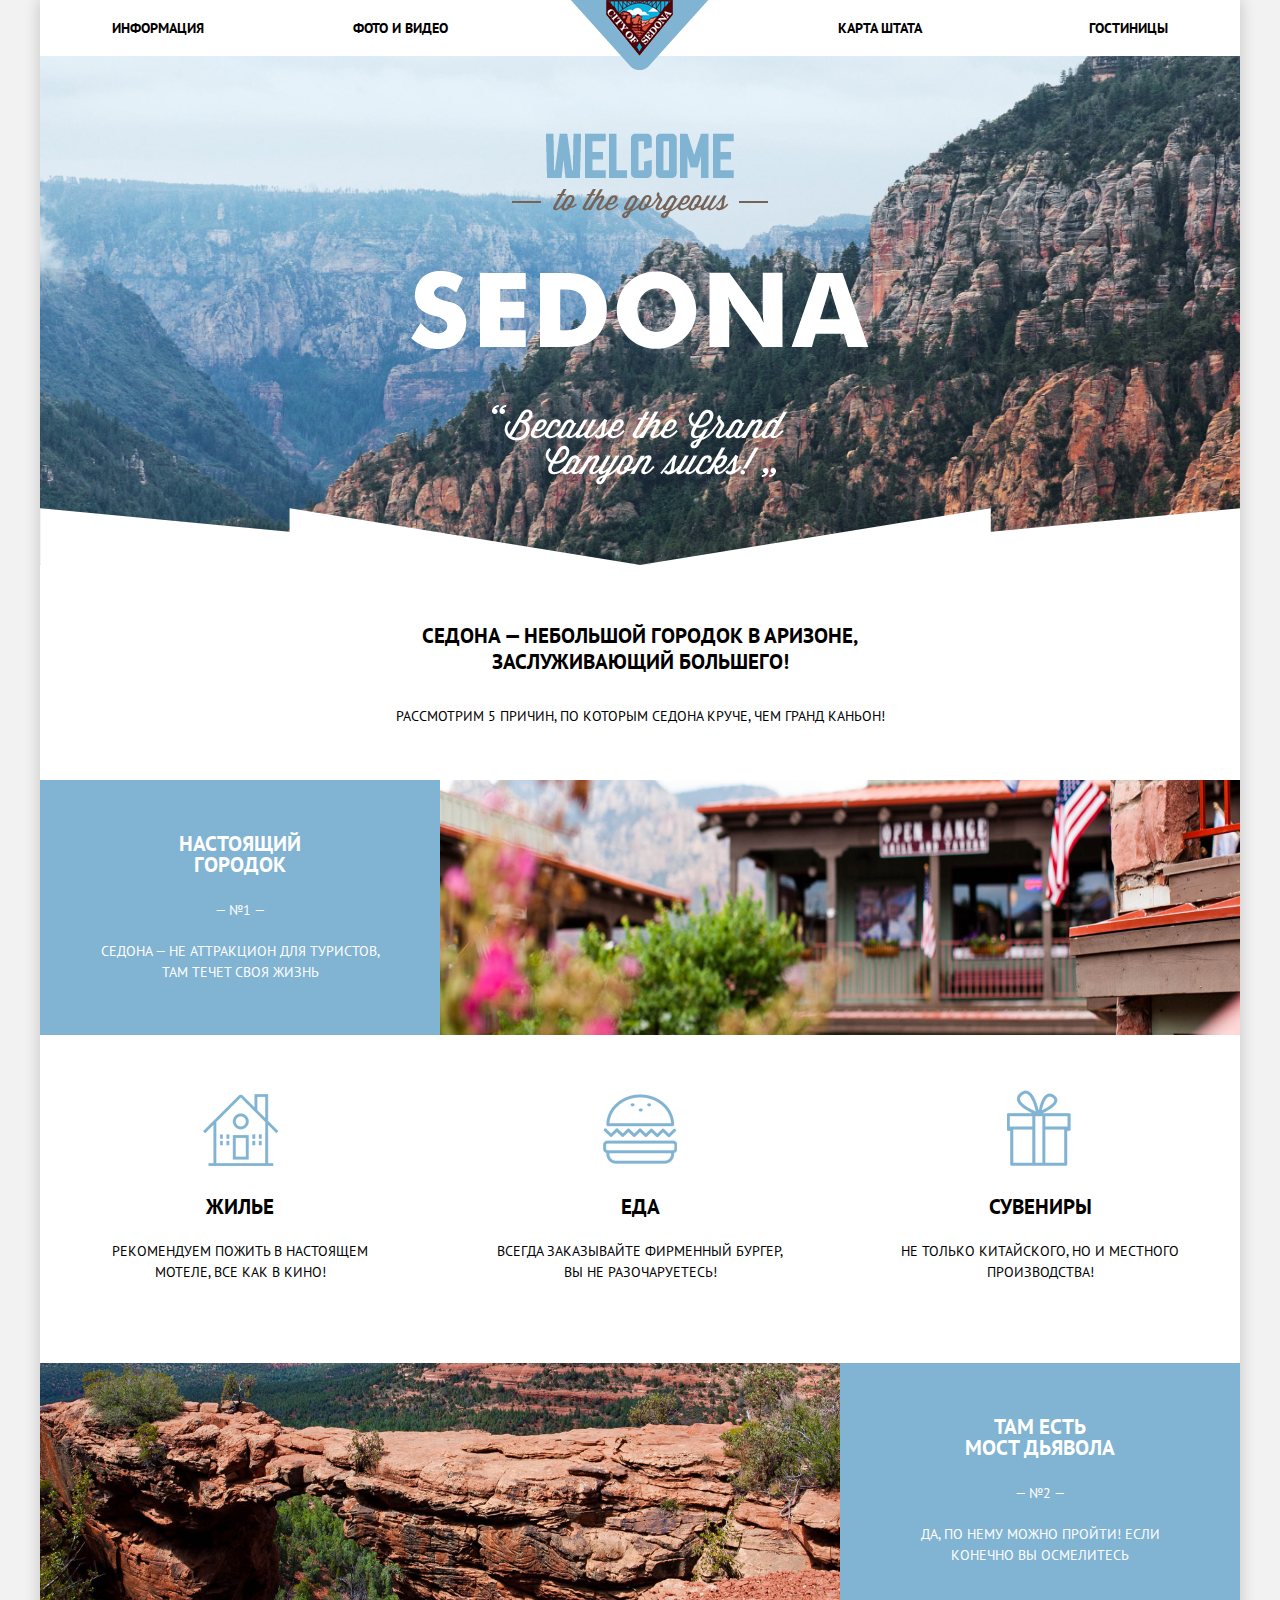
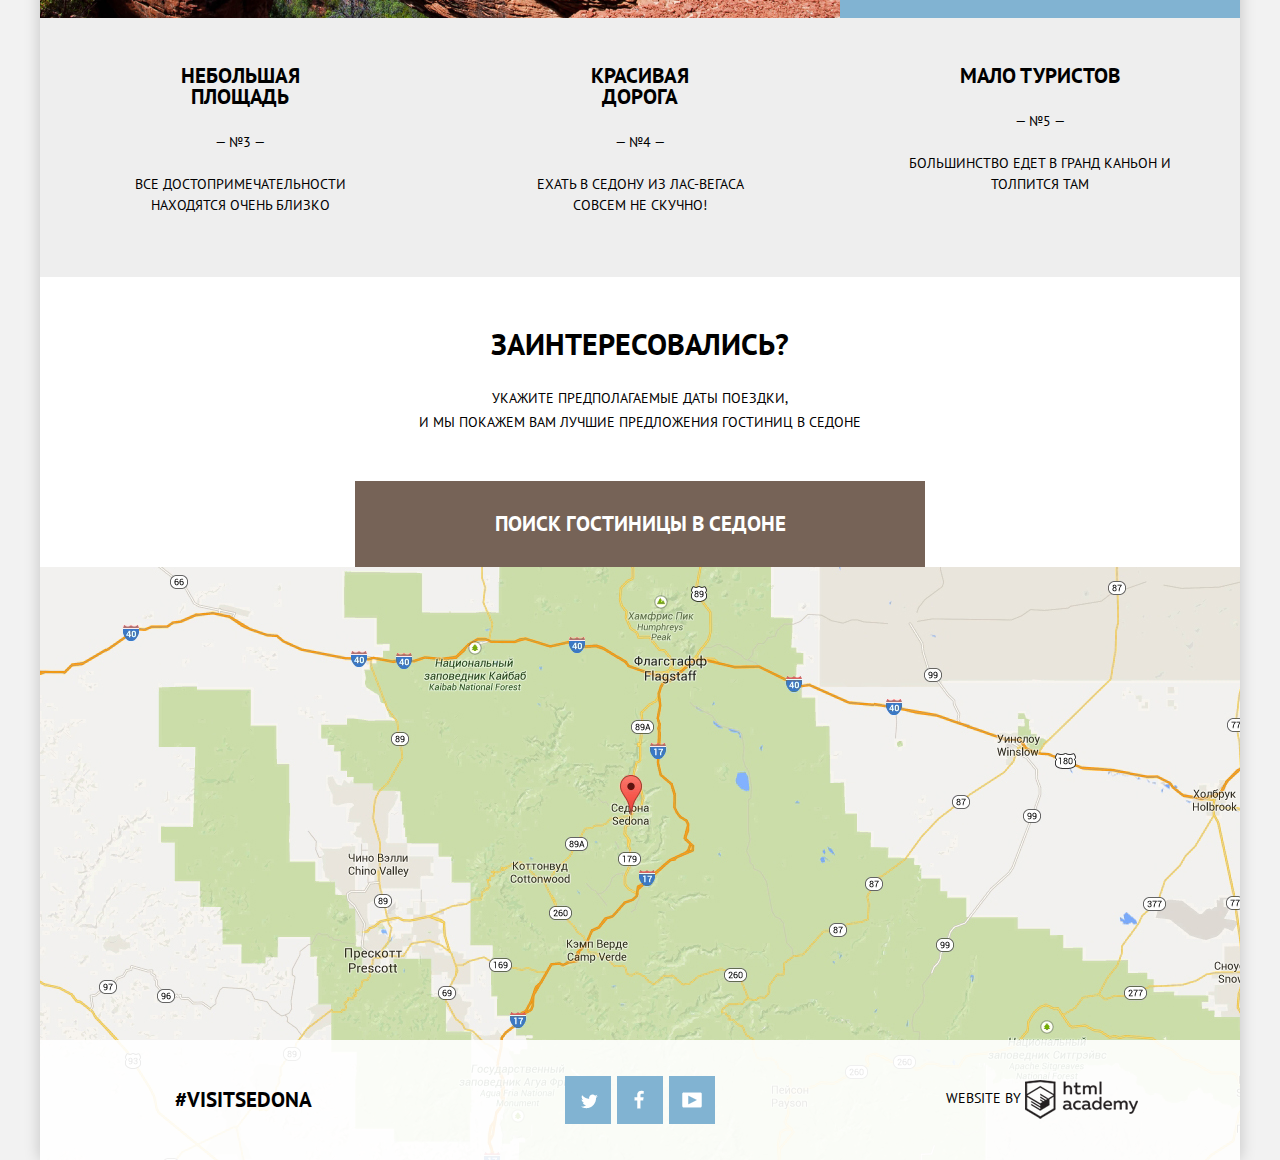
<file: index.html>
<!DOCTYPE html>
<html lang="ru">
	<head>
		<meta charset="utf-8">
		<title>Sedona</title>
		<link href="https://fonts.googleapis.com/css?family=PT+Sans:400,700&amp;subset=cyrillic" rel="stylesheet">
		<link rel="stylesheet" href="css/normalize.css"/>
		<link rel="stylesheet" href="css/style_mini.css"/>
	</head>
	<body>
		<div class="container">
			<header class="main_header">
				<div class="main_logo">
					<a href="index.html"><img src="img/header_logo.png" width="138" height="70" alt="Sedona"></a>
				</div>
				<nav class="main_navigation">
					<ul>
						<li>
							<a href="#">Информация</a>
						</li>
						<li>
							<a href="#">Фото и видео</a>
						</li>
						<li>
							<a href="#">Карта штата</a>
						</li>
						<li>
							<a href="hotels.html">Гостиницы</a>
						</li>
					</ul>
				</nav>
			  
			</header>
			<main>
				<div class="promo">
					<img src="img/welcome_sedona.png" width="458" height="352" alt="WelcomeToSedona">
				</div>
				<div class="promo_text">			
					<h1 class="index_title">Седона &mdash; небольшой городок в Аризоне, заслуживающий большего!</h1>
					<p>Рассмотрим 5 причин, по которым Седона круче, чем Гранд Каньон!</p>
				</div>
				<div class="features clearfix">
					<div class="features_text">
						<h2>Настоящий городок</h2>
						<span>&mdash; №1 &mdash;</span>
						<p>Седона &mdash; не аттракцион для туристов, там течет своя жизнь</p>
					</div>
					<div class="features_pic ">
						<img src="img/village-1.jpg" width="800" height="255" alt="">
					</div>
				</div>
				<div class="benefits clearfix">
					<div class="benefits_item ">
						<h2 class="benefits_house">Жилье</h2>
						<p>Рекомендуем пожить в настоящем мотеле, все как в кино!</p>
					</div>
					<div class="benefits_item ">
						<h2 class="benefits_food">Еда</h2>
						<p>Всегда заказывайте фирменный бургер, Вы не разочаруетесь!</p>
					</div>
					<div class="benefits_item ">
						<h2 class="benefits_souvenir">Сувениры</h2>
						<p>Не только китайского, но и местного производства!</p>
					</div>
				</div>
				<div class="features clearfix">
					<div class="features_pic">
						<img src="img/devils_bridge-1.jpg" width="800" height="255" alt="">
					</div>
					<div class="features_text">
						<h2>Там есть<br>Мост дьявола</h2>
						<span>&mdash; №2 &mdash;</span>
						<p>Да, по нему можно пройти! Если конечно вы осмелитесь</p>
					</div>
				</div>
				<div class="features_gray_bgr clearfix">
					<div class="features_gray_bgr_text">
						<h2>Небольшая площадь</h2>
						<span>&mdash; №3 &mdash;</span>
						<p>Все достопримечательности находятся очень близко</p>
					</div>
					<div class="features_gray_bgr_text">
						<h2>Красивая дорога</h2>
						<span>&mdash; №4 &mdash;</span>
						<p>Ехать в Седону из Лас-Вегаса совсем не скучно!</p>
					</div>
					<div class="features_gray_bgr_text">
						<h2>Мало туристов</h2>
						<span>&mdash; №5 &mdash;</span>
						<p>Большинство едет в гранд каньон и толпится там</p>
					</div>
				</div>
				<div class="offer">
					<b class="offer_title">Заинтересовались?</b>
					<p>Укажите предполагаемые даты поездки,<br>и мы покажем вам лучшие предложения гостиниц в седоне</p>
					<a class="find_hotel_btn" href="search.html">Поиск гостиницы в Седоне</a>
				</div>
			</main>
			<footer class="main_footer">
				
				<form class="form_search" action="https://echo.htmlacademy.ru" method="post">
					<div class="form_search_row clearfix">
						<div class="form_search_column_left form_search_lable">
							<label for="date_arrive">Дата заезда:</label>
						</div>					
						<div class="form_search_column_right ">
							<input id="date_arrive" type="text" value="24 апреля 2016" required>
							<i class="calendar"></i>
						</div>
					</div>
					<div class="form_search_row clearfix">
						<div class="form_search_column_left form_search_lable">
							<label for="date_departure">Дата выезда:</label>						
						</div>					
						<div class="form_search_column_right">
							<input id="date_departure" type="text" value="4 июля 2016" required>
							<i class="calendar"></i>
						</div>
					</div>
					<div class="form_search_row clearfix">
						<div class="form_search_column_left">
							<div class="form_search_lable">
								<label for="number_adults">Взрослые:</label>						
							</div>							
						</div>
						<div class="form_search_column_right">
							<div class="form_search_input_number ">
								<i class="icon_minus"></i>
								<input id="number_adults" type="text" value="2" size="2" required>
								<i class="icon_plus"></i>
							</div>	
							<label for="number_kids">Дети:</label>									
							<div class="form_search_input_number ">
								<i class="icon_minus"></i>
								<input id="number_kids" type="text" value="0" size="2" required>
								<i class="icon_plus"></i>
							</div>						
						</div>
					</div>
					<button class="form_search_btn" type="submit">
						Найти
					</button>
				</form>
				<div class="map">
					<script type="text/javascript" charset="utf-8" async src="https://api-maps.yandex.ru/services/constructor/1.0/js/?sid=qT9XTo6_v4DscgoC2smgYJFW565-TXdl&amp;width=100%25&amp;height=590&amp;lang=ru_RU&amp;sourceType=constructor&amp;scroll=true"></script>
				</div>
				<div class="footer_info">
					<div class="main_footer_sedona">
						#VisitSedona	
					</div>
					<div class="main_footer_social">
						<a class="btn btn_social_tw" href="#">Вконтакте</a>
						<a class="btn btn_social_fb" href="#">Фейсбук</a>
						<a class="btn btn_social_youtube" href="#">Ютуб</a>
					</div>
					<div class="main_footer_copyright">
						Website by
						<a class="btn_html_academy " href="https://htmlacademy.ru">HTML Academy</a>
					</div>
				</div>
			</footer>		
		</div>

		<script src="js/script_mini.js"></script>
	</body>
</html>
</file>
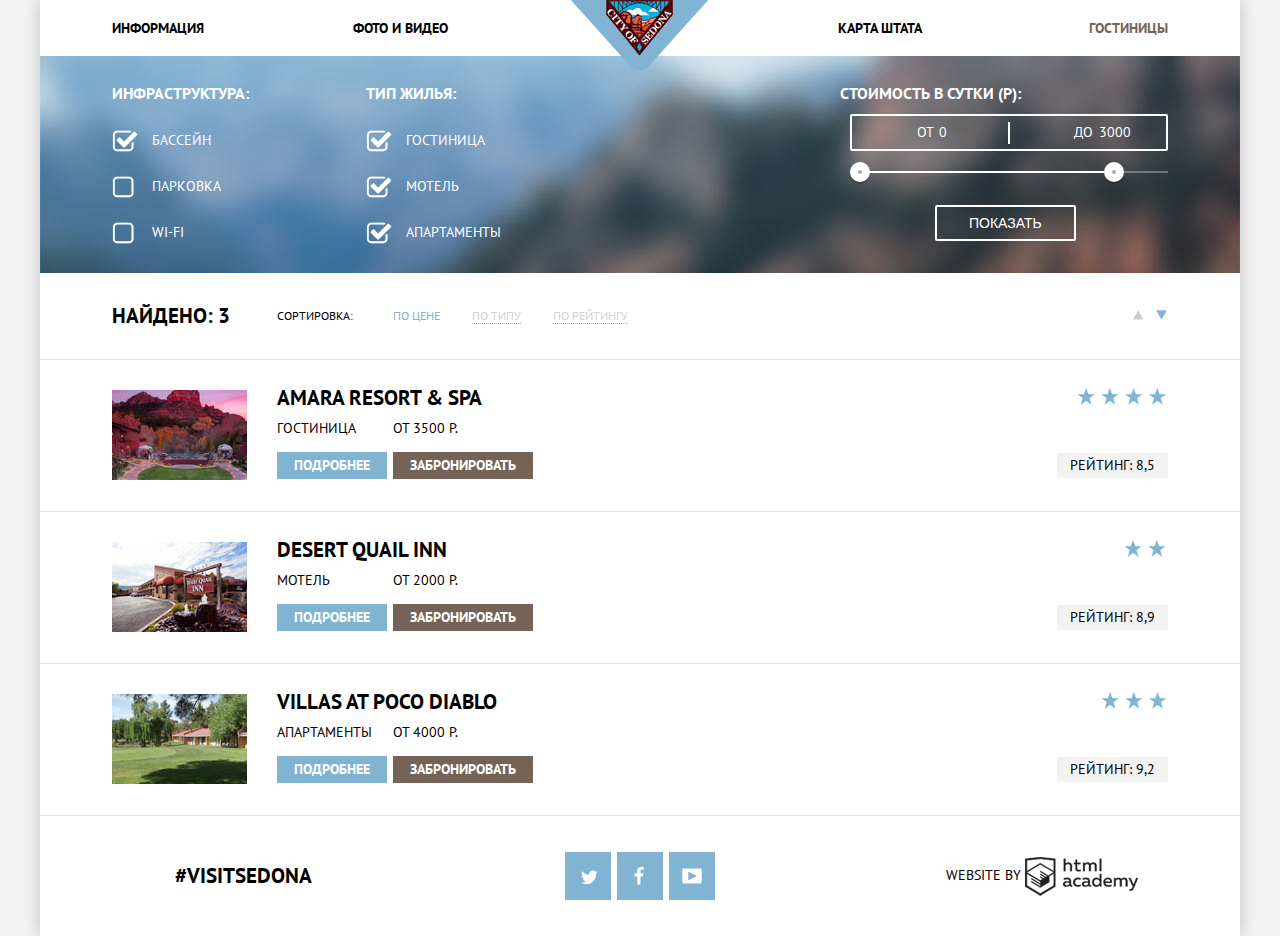
<file: hotels.html>
<!DOCTYPE html>
<html lang="ru">
	<head>
		<meta charset="utf-8">
		<title>Hotels Sedona</title>
		<link href="https://fonts.googleapis.com/css?family=PT+Sans:400,700&amp;subset=cyrillic" rel="stylesheet">
		<link rel="stylesheet" href="css/normalize.css"/>
		<link rel="stylesheet" href="css/style.css"/>
	</head>
	<body>
		<div class="container">
			<header class="main_header">
				<div class="main_logo">
					<a href="index.html"><img src="img/header_logo.png" width="138" height="70" alt="Sedona"></a>
				</div>
				<nav class="main_navigation">
					<ul>
						<li>
							<a href="#">Информация</a>
						</li>
						<li>
							<a href="#">Фото и видео</a>
						</li>
						<li>
							<a href="#">Карта штата</a>
						</li>
						<li>
							<a class="nav_active" href="">Гостиницы</a>
						</li>
					</ul>
				</nav>
		  
			</header>
			<main>
				<form class="filter clearfix" action="https://echo.htmlacademy.ru" method="post">
					<div class="filter_group">
						<b class="filter_title">Инфраструктура:</b>
						<input id="pool" type="checkbox" name="pool" checked>
						<label class="checked" for="pool">Бассейн</label>
						<input id="parking" type="checkbox" name="parking">
						<label  for="parking">Парковка</label>
						<input id="wi_fi" type="checkbox" name="wi_fi" >
						<label  for="wi_fi">Wi-Fi</label>
					</div>
					<div class="filter_group">
						<b class="filter_title">Тип жилья:</b>
						<input id="hotel" type="checkbox" name="hotel" checked>
						<label class="checked" for="hotel">Гостиница</label>
						<input id="motel" type="checkbox" name="motel" checked>
						<label class="checked" for="motel">Мотель</label>
						<input id="apartment" type="checkbox" name="apartment" checked>
						<label class="checked" for="apartment">Апартаменты</label>
					</div>
					<div class="filter_range">
						<div class="filter_range_title">
							Стоимость в сутки (р):
						</div>
						<div class="price_controls">
							<label class="min_price">от <input type="text" name="min_price" value="0"></label>
							<label class="max_price">до <input type="text" name="max_price" value="3000"></label>
						</div>
						<div class="range_controls">
							<div class="scale">
							  <div class="bar"></div>
							</div>
							<div class="range_toggle range_toggle_min"></div>
							<div class="range_toggle range_toggle_max"></div>
						</div>
						<button class="btn_transparent" type="submit">Показать</button>
					</div>
				</form>
				<div class="hotel_sorting ">
					<h1>Найдено: 3</h1>
					<span class="sorting">
						Сортировка:
					</span>
					<ul>
						<li><a class="sort_by sort_active" href="">По цене</a></li>
						<li><a class="sort_by" href="">По типу</a></li>
						<li><a class="sort_by" href="">По рейтингу</a></li>
						<li><a class="sorting_arrows arrow_up" href=""></a></li>
						<li><a class="sorting_arrows active_arrow_down " href=""></a></li>
					</ul>
				</div>
				<div class="hotel_item clearfix">
					<div class="hotel_preview"><img src="img/amara_preview.jpg" width="135" height="90" alt="Amara Resort & Spa"></div>
					<div class="hotel_inform clearfix">
						<a class="hotel_name" href="#">Amara Resort & Spa</a>
						<div class="hotel_inform_column">
							Гостиница
							<a class="more_inform_btn" href="#">Подробнее</a>
						</div>
						<div class="hotel_inform_column">
							от 3500 р.
							<a class="book_btn" href="#">Забронировать</a>
						</div>
					</div>
					<div class="rating_amara">
						<div class="rating ">						
							Рейтинг: 8,5
						</div>
					</div>					
				</div>
				<div class="hotel_item clearfix">
					<div class="hotel_preview"><img src="img/desert_preview.jpg" width="135" height="90" alt="Amara Resort & Spa"></div>
						<div class="hotel_inform clearfix">
							<a class="hotel_name" href="#">Desert Quail Inn</a>
							<div class="hotel_inform_column">
								Мотель
								<a class="more_inform_btn" href="#">Подробнее</a>
							</div>
							<div class="hotel_inform_column">
								от 2000 р.
								<a class="book_btn" href="#">Забронировать</a>
							</div>
						</div>
						<div class="rating_desert">
							<div class="rating ">
								Рейтинг: 8,9
							</div>
						</div>					
				</div>
				<div class="hotel_item clearfix">
					<div class="hotel_preview"><img src="img/villas_preview.jpg" width="135" height="90" alt="Amara Resort & Spa"></div>
					<div class="hotel_inform clearfix">
						<a class="hotel_name" href="#">Villas at Poco Diablo</a>
						<div class="hotel_inform_column">
							Апартаменты
							<a class="more_inform_btn" href="#">Подробнее</a>
						</div>
						<div class="hotel_inform_column">
							от 4000 р.
							<a class="book_btn" href="#">Забронировать</a>
						</div>
					</div>
					<div class="rating_villas">
						<div class="rating ">
							Рейтинг: 9,2
						</div>
					</div>					
				</div>			
			</main>
			<footer>
				<div class="footer_info">
					<div class="main_footer_sedona">
						#VisitSedona	
					</div>
					<div class="main_footer_social">
						<a class="btn btn_social_tw" href="#">Вконтакте</a>
						<a class="btn btn_social_fb" href="#">Фейсбук</a>
						<a class="btn btn_social_youtube" href="#">Ютуб</a>
					</div>
					<div class="main_footer_copyright">
						Website by
						<a class="btn_html_academy " href="https://htmlacademy.ru">HTML Academy</a>
					</div>
				</div>
			</footer>
		</div>

	</body>
</html>
</file>
<file: css/style_mini.css>
body{margin: 0;padding: 0;font-family: "PT Sans", Arial, sans-serif;font-weight: normal;font-size: 14px;line-height: 21px;background: #f2f2f2;	}a{text-decoration: none;color: #000;}html { box-sizing: border-box; }.container h1{font-weight: bold;font-size: 21px;line-height: 26px;}.container h2{font-weight: bold;font-size: 21px;}.clearfix::after {content: "";display: table;clear: both;}.container{margin: 0 auto;min-width: 768px;max-width: 1200px;background: #ffffff;box-shadow: 0 0 15px rgba(0,0,0,.2);}/*//////////////////////////////////////*//*HEADER NAV*//*/////////////////////////////////////*/.main_navigation {padding: 0 6%;}.main_navigation ul{margin: 0;padding: 0;font-size:0;}.main_navigation li{display: inline-block;vertical-align: middle;width: 20%;padding: 15px 0;white-space: nowrap;font-size: 14px;line-height: 26px;font-weight: bold;text-transform: uppercase;text-align: center;}.main_navigation li:nth-child(1),.main_navigation li:nth-child(2){text-align: left;}.main_navigation li:nth-child(3),.main_navigation li:nth-child(4){text-align: right;}.main_navigation li:nth-child(2){margin: 0 0 0 30px;}.main_navigation li:nth-child(3){margin: 0 35px 0 -65px;}.main_navigation a{color: #000000;}.main_navigation a:hover{color: #81b3d2;}.main_navigation a:active{color: #000;opacity: 0.3;}.main_navigation li:nth-child(2){margin-right: 20%;	}.main_logo{position: absolute;top: 0;left: 50%;transform: translateX(-50%);z-index: 2;}.main_navigation .nav_active{color: #766357;}.main_navigation .nav_active:hover{color: #604e43;}.main_navigation .nav_active:active{color: #604e43;opacity: 0.3;}/*//////////////////////////////////////*//*INDEX PROMO*//*/////////////////////////////////////*/.promo{position: relative;background: #e4f1f9 url("../img/main_photo.jpg") no-repeat 50%;	height: 509px;    background-size: cover;background-position: 0 28.5%;}.promo:after{content: "";    display: block;	position: absolute;bottom: 0;    background: url("../img/main_photo_mask.png") no-repeat center;  width: 100%;    height: 57px;}.promo img{	/*position: absolute;top: 77px;left: 50%;transform: translateX(-50%);*/display: block;margin: auto;padding: 77px 0 151px;}.promo_text{text-align: center;text-transform: uppercase;box-sizing: border-box;overflow: hidden;}.promo_text h1{margin: 58px 300px 0;}.promo_text p{margin: 29px auto 52px;font-size: 14px;line-height: 24px;}/*//////////////////////////////////////*//*INDEX INFORMATION CONTENT*//*/////////////////////////////////////*/.features{height: 255px;background-color: #81b3d2;}.features_text{float: left;width: 33.3334%;color: #ffffff;text-align: center;text-transform: uppercase;background-color: #81b3d2;	}.features_text h2{padding: 53px 30% 25px;margin: 0;}.features_text p{	 /*padding: 0 50px;margin: 27px;*/margin: 0;padding: 20px 49px 52px;text-align: center;}.features_pic{float: left;width: 66.667%;height: 255px;}.benefits{padding-bottom: 60px;}.benefits_item{float: left;width: 33.3334%;text-align: center;text-transform: uppercase;}.benefits_item h2{/*padding: 50px 160px 0;*/padding-top: 38px;}.benefits_item p{padding: 6px 55px;}.benefits_house:before{content: "";    display: block;margin: 0 auto 30px;width: 75px;    height: 76px;vertical-align: top;    background: url("../img/spritesheet.png") no-repeat;        background-position: -681px -6px;}.benefits_food:before{content: "";    display: block;margin: 0 auto 30px;	    width: 74px;    height: 76px;vertical-align: middle;    background: url("../img/spritesheet.png") no-repeat;    background-position: -587px -6px;}.benefits_souvenir:before{content: "";    display: block;margin: 0 auto 30px;	    width: 75px;    height: 76px;    background: url("../img/spritesheet.png") no-repeat;    background-position: -1280px -10px;}.features_gray_bgr{background-color: #eeeeee;}.features_gray_bgr_text{float: left;width: 33.3334%;color: #000000;text-align: center;text-transform: uppercase;padding-bottom: 40px;}.features_gray_bgr_text h2{padding: 30px 30% 7px;}.features_gray_bgr_text p{padding: 7px 69px;}/*//////////////////////////////////////*//*OFFER*//*/////////////////////////////////////*/.offer{	padding-top: 55px;text-align: center;text-transform: uppercase;box-sizing: border-box;}.offer .offer_title{margin-top: 60px;font-weight: bold;font-size: 30px;line-height: 24px;}.offer p{margin: 25px auto 47px;font-size: 14px;line-height: 24px;}.find_hotel_btn{display: block;background: #766357;color: #ffffff;margin: 0 auto;padding: 30px ;width: 570px;text-align: center;font-weight: bold;font-size: 21px;line-height: 26px;box-sizing: border-box;}/*/////////////////////*//*//////FORM_SEARCH////*//*/////////////////////*//* Всплывающая форма */@-webkit-keyframes scale{ from{ 	-webkit-transform: translate(-50%, 0) scale(0); 	transform: translate(-50%, 0) scale(0); } to{ 	-webkit-transform: translate(-50%, 0) scale(1); 	transform: translate(-50%, 0) scale(1); } } @keyframes scale{ from{ 	-webkit-transform: translate(-50%, 0) scale(0); 	transform: translate(-50%, 0) scale(0); } to{ 	-webkit-transform: translate(-50%, 0) scale(1); 	transform: translate(-50%, 0) scale(1); } } .form_search{position: absolute;display: none;    width: 570px;    left: 50%;    padding: 55px 55px;    background: #ffffff;    box-shadow: 0 0 15px rgba(0,0,0,.2);    text-transform: uppercase;    z-index: 4;    -webkit-transform: translate(-285px);    -moz-transform: translate(-285px);    transform: translate(-285px);    box-sizing: border-box;}.form_search_show{display: block;animation: scale 0.5s;}.form_search_row{margin-bottom: 30px;font-weight: bold;font-size: 14px;line-height: 26px;}.form_search_column_left{float: left;}.form_search_column_right{position: relative;float: left;width: 347px;}.form_search_lable{width: 100px;margin: 5px 11px 0 2px;}.form_search input{position: relative;float: left;padding: 10px 0 10px 15px;width: 330px;text-transform: uppercase;background-color: #f2f2f2;border: 1px solid #f2f2f2;outline: none;}.form_search input [type="text"]{text-transform: uppercase;font-weight: bold;font-size: 14px;line-height: 26px;}.form_search input:hover{background-color: #ebebeb;border: 1px solid #ebebeb;}.form_search input:focus{background-color: #fff;border: 1px solid #e5e5e5;}.calendar{position: absolute;width: 21px;    height: 22px;	top: 8px;right: 8px;    background: url("../img/spritesheet.png") no-repeat ;    background-position: -196px -10px;}.calendar:hover{    background-position: -278px -10px;}.calendar:active{    background-position: -237px -10px;}.form_search_input_number{display: inline-block;vertical-align: middle;position: relative;}.form_search_input_number input{width: 112px;padding: 10px 0;text-align: center; text-transform: uppercase;}.form_search_column_right label{margin-left: 50px;margin-right: 23px;}.icon_minus{	position: absolute;    width: 12px;    height: 3px;top: 18px;left: 15px;    background: url("../img/spritesheet.png") no-repeat ;    background-position: -10px -106px;z-index: 1;}.icon_minus:hover{	    background-position: -74px -106px;}.icon_minus:active{	    background-position: -42px -106px;} .icon_plus{	position: absolute;top: 14px;right: 13px;    width: 11px;    height: 11px;    background: url("../img/spritesheet.png") no-repeat ;    background-position: -106px -106px;} .icon_plus:hover{	    background-position: -168px -106px;} .icon_plus:active{	    background-position: -137px -106px;}.form_search_btn{display: block;background: #81b3d2;color: #fff;padding: 16px 0;width: 458px;margin-top: 53px;text-align: center;font-weight: bold;font-size: 21px;line-height: 26px;text-transform: uppercase;box-sizing: border-box;border: none;}.form_search_btn:hover{background: #669ec0;}.form_search_btn:active{color: rgba(255,255,255,0.3);}.index_map{	position: relative;background: #cbdda9 url("../img/map.jpg") no-repeat 50%;height: 590px;}/*//////////////////////////////////////*//*FOOTER*//*/////////////////////////////////////*/.main_footer{  position: relative;height: 593px;}.map{background: #cbdda9 url("../img/map.jpg") no-repeat;height: 100%;width: 100%;	}.footer_info{padding: 36px 6%;width: 100%;text-transform: uppercase;	font-size: 0;box-sizing: border-box;    background: rgba(255, 255, 255, 0.9);}.main_footer .footer_info{position: absolute;          z-index: 2;    bottom: 0;}.main_footer_sedona,.main_footer_social, .main_footer_copyright{display: inline-block;vertical-align: middle;width: 33.334%;text-align: center;}.main_footer_sedona{	font-weight: bold;font-size: 21px;line-height: 26px;margin: 0 45px 0 -45px;}.btn{display: inline-block;position: relative;margin: 0 3px;font-size: 0;width: 46px;height: 48px;vertical-align: middle;text-decoration: none;background: #81b3d2;}.btn:before{position:absolute;content: "";top: 50%;left: 50%;width: 46px;height: 46px;-webkit-transform: translate(-50%,-50%);-moz-transform: translate(-50%,-50%);transform: translate(-50%,-50%);background:   url("../img/spritesheet.png") no-repeat center;}.btn:hover{background-color: #669ec0;}.btn:active{background-color: #5496bd;}.btn:active:before{opacity: 0.3;}.btn_social_fb{    background-position: -540px 3px;}.btn_social_fb:before{    background-position: -540px 3px;}.btn_social_youtube{    background-position: -1477px 5px;}.btn_social_youtube:before{    background-position: -1477px 5px;}.btn_social_tw:before{    background-position: -1352px 7px;}.btn_social_tw{    background-position: -1352px 7px;}.main_footer_copyright{font-size: 14px;line-height: 26px;margin: 0 -60px 0 50px;}.btn_html_academy{display: inline-block;position: relative;font-size: 0;vertical-align: middle;text-decoration: none;    width: 113px;    height: 39px;	background:  url("../img/spritesheet.png") no-repeat center;    background-position: -776px -10px;}.btn_html_academy:hover{    background-position: -1042px -10px;}.btn_html_academy:active{    background-position: -909px -10px;}/*//////////////////////////////////////*//*FILTER HOTELS*//*/////////////////////////////////////*/.filter{padding: 27px 6% 30px;background: #40759f url("../img/filter_background.jpg") no-repeat;color: #ffffff;}.filter_group{display: block;float: left;min-width: 210px;max-width: 240px;margin-right: 44px;text-transform: uppercase;box-sizing: border-box;}.filter_group input{display: none;}.filter_group label{position: relative;display: block;/*padding-top: 25px;padding-left: 40px;*/margin: 25px 40px 0;}.filter_group input + label:before{position: absolute;top: 0;left: -40px;content: "";width: 27px;height: 27px;background: url("../img/checkbox.png") no-repeat left;background-position: 0 0;}.filter_group input:checked + label:before{position: absolute;top: 0;left: -40px;content: "";width: 27px;height: 27px;background: url("../img/checked.png") no-repeat left;background-position: 0 0;}.filter_group input:checked:disabled + label:before{position: absolute;top: 0;left: -40px;content: "";width: 27px;height: 27px;background: url("../img/checked_disabled.png") no-repeat left;background-position: 0 0;}.filter_group input:disabled + label:before{position: absolute;top: 0;left: -40px;content: "";width: 27px;height: 27px;background: url("../img/checkbox_disabled.png") no-repeat left;background-position: 0 0;}.filter_title{font-size: 16px;}.filter_group input{background: url("../img/checked.png") no-repeat left;width: 22px;    height: 22px;    background-position: -411px -10px;}.filter_range {float: right;max-width: 328;min-width: 224px;color: #ffffff;text-transform: uppercase;}.filter_range_title {margin: 0 0 10px -10px;font-weight: bold;font-size: 16px;line-height: 21px;}.price_controls {position: relative;  height: 33px;margin-bottom: 20px;font-size: 0;border: 2px solid #ffffff;border-radius: 2px;}.price_controls::after {content: "";position: absolute;top: 50%;left: 50%;width: 2px;height: 22px;background: #ffffff;-webkit-transform: translate(-50%, -50%);-moz-transform: translate(-50%, -50%);transform: translate(-50%, -50%);}.price_controls label {display: inline-block;font-size: 14px;line-height: 21px;vertical-align: top;cursor: pointer;}.price_controls .min_price,.price_controls .max_price {width: 92px;padding-left: 65px;}.price_controls input {width: 50px;margin: 0;color: inherit;font: inherit;outline-style: none;background: none;border: none;}.range_controls {position: relative;margin-bottom: 32px;}.range_controls .scale {height: 2px;background: rgba(255, 255, 255, 0.3);}.range_controls .bar {width: 80%;height: 2px;background: #ffffff;}.range_toggle {position: absolute;top: -9px;width: 4px;height: 4px;background: #ababab;border: 8px solid #ffffff;border-radius: 50%;box-shadow: 0 2px 1px 0 rgba(0, 1, 1, 0.2);cursor: pointer;}.range_toggle:hover {background: #1c4f80;}.range_toggle_min {left: 0;}.range_toggle_max {left: 80%;}.btn_transparent {display: block;margin: 0 85px;padding: 6px 32px;font-size: 14px;line-height: 20px;color: #ffffff;text-transform: uppercase;background: transparent;border: 2px solid #ffffff;border-radius: 2px;cursor: pointer;}.btn_transparent:hover {color: #000000;background: #ffffff;}/*.////////////////////*//*Sorting/////////////*//*///////////////////*/.hotel_sorting{font-size: 0;padding: 16px 6% 16px; text-transform: uppercase;border-bottom: 1px solid #e5e5e5;box-sizing: border-box;}.hotel_sorting h1{display: inline-block;vertical-align: middle;}.sorting{	display: inline-block;font-size: 12px;line-height: 18px;padding-left: 47px;vertical-align: middle;}.hotel_sorting ul{display: inline-block;vertical-align: middle;margin: 0;font-size:0;}.hotel_sorting li{display: inline-block;vertical-align: middle;padding-right: 32px;font-size: 12px;line-height: 18px;}.hotel_sorting li:nth-child(4){padding-left: 473px;padding-right: 13px;}.hotel_sorting li:nth-child(5){padding-right: 0;}.sort_by{color: #d1d1d1;border-bottom: 1px dotted #81b3d2;}.sort_active{color: #81b3d2;border: 0;}.sort_by:hover{color: #81b3d2;}.sort_by:active{color: #000;border: 0;}.sorting_arrows{	display: inline-block;    width: 10px;    height: 10px;    background: url("../img/spritesheet.png") no-repeat;}.arrow_up{	    background-position: -165px -10px;}.arrow_up:hover{    background-position: -134px -10px;}.arrow_up:active,.active_arrow_up{    background-position: -41px -10px;}.arrow_down{	    background-position: -72px -10px;}.arrow_down:hover{    background-position: -103px -10px;}.arrow_down:active,.active_arrow_down{    background-position: -10px -10px;}/*///////////////////*//*////HOTELS/////////*//*///////////////////*/.hotel_item{padding: 0 6%;border-bottom: 1px solid #e5e5e5;text-transform: uppercase;}.hotel_preview{float: left;margin: 30px 0 25px;}.hotel_inform{float: left;margin-left: 30px;margin-top: 25px;}.hotel_inform_column{float: left;margin-top: 7px;}.more_inform_btn,.book_btn{display: block;padding: 3px 17px;margin-top: 13px;margin-right: 6px;color: #fff;font-weight: bold;}.more_inform_btn{background-color: #81b3d2;}.more_inform_btn:hover{background-color: #669ec0;}.more_inform_btn:active{color: rgba(255,255,255,0.3);}.book_btn{background-color: #766357;}.book_btn:hover{background-color: #604e43;}.book_btn:active{color: rgba(255,255,255,0.3);}.rating{padding: 2px 13px;background-color: #f2f2f2;}.rating_amara,.rating_villas,.rating_desert{float: right;padding-top: 93px;}.rating_amara{	background: url("../img/amara_rating.png") no-repeat;    background-position: 20px 28px;}.rating_desert{	background: url("../img/desert_rating.png") no-repeat;    background-position: 67px 28px;}.rating_villas{	background: url("../img/villas_rating.png") no-repeat;    background-position: 44px 28px;}.hotel_name{display: block;font-size: 21px;line-height: 26px;font-weight: bold;}.hotel_name:hover{color: #81b3d2;}.hotel_name:active{color: #000;opacity: 0.3;}
</file>
<file: css/style.css>
body{
	margin: 0;
	padding: 0;
	font-family: "PT Sans", Arial, sans-serif;
	font-weight: normal;
	font-size: 14px;
	line-height: 21px;
	background: #f2f2f2;	
}


a{
	text-decoration: none;
	color: #000;
}

html { 
	box-sizing: border-box; 
}


.container h1{
	font-weight: bold;
	font-size: 21px;
	line-height: 26px;
}

.container h2{
	font-weight: bold;
	font-size: 21px;
}

.clearfix::after {
	content: "";
	display: table;
	clear: both;
}

.container{
	margin: 0 auto;
	min-width: 768px;
	max-width: 1200px;
	background: #ffffff;
	box-shadow: 0 0 15px rgba(0,0,0,.2);
}

/*//////////////////////////////////////*/
/*HEADER NAV*/
/*/////////////////////////////////////*/

.main_navigation {
	padding: 0 6%;
}

.main_navigation ul{
	margin: 0;
	padding: 0;
	font-size:0;
}

.main_navigation li{
	display: inline-block;
	vertical-align: middle;
	width: 20%;
	padding: 15px 0;
	white-space: nowrap;
	font-size: 14px;
	line-height: 26px;
	font-weight: bold;
	text-transform: uppercase;
	text-align: center;
}

.main_navigation li:nth-child(1),.main_navigation li:nth-child(2){
	text-align: left;
	
}

.main_navigation li:nth-child(3),.main_navigation li:nth-child(4){
	text-align: right;
	
}

.main_navigation li:nth-child(2){
	margin: 0 0 0 30px;
	
}

.main_navigation li:nth-child(3){
	margin: 0 35px 0 -65px;
	
}

.main_navigation a{
	color: #000000;
}


.main_navigation a:hover{
	color: #81b3d2;
}

.main_navigation a:active{
	color: #000;
	opacity: 0.3;
}

.main_navigation li:nth-child(2){
	margin-right: 20%;	
}

.main_logo{
	position: absolute;
	top: 0;
	left: 50%;
	transform: translateX(-50%);
	z-index: 2;
}

.main_navigation .nav_active{
	color: #766357;
}

.main_navigation .nav_active:hover{
	color: #604e43;
}

.main_navigation .nav_active:active{
	color: #604e43;
	opacity: 0.3;
}
/*//////////////////////////////////////*/
/*INDEX PROMO*/
/*/////////////////////////////////////*/

.promo{
	position: relative;
	background: #e4f1f9 url("../img/main_photo.jpg") no-repeat 50%;	
	height: 509px;
    background-size: cover;
	background-position: 0 28.5%;
}

.promo:after{
	content: "";
    display: block;	
	position: absolute;
	bottom: 0;
    background: url("../img/main_photo_mask.png") no-repeat center;  
	width: 100%;
    height: 57px;
}

.promo img{	
	/*position: absolute;
	top: 77px;
	left: 50%;
	transform: translateX(-50%);
	*/
	display: block;
	margin: auto;
	padding: 77px 0 151px;
}

.promo_text{
	text-align: center;
	text-transform: uppercase;
	box-sizing: border-box;
	overflow: hidden;
}

.promo_text h1{
	margin: 58px 300px 0;
}

.promo_text p{
	margin: 29px auto 52px;
	font-size: 14px;
	line-height: 24px;
}

/*//////////////////////////////////////*/
/*INDEX INFORMATION CONTENT*/
/*/////////////////////////////////////*/

.features{
	height: 255px;
	background-color: #81b3d2;
}

.features_text{
	float: left;
	width: 33.3334%;
	color: #ffffff;
	text-align: center;
	text-transform: uppercase;
	background-color: #81b3d2;	
}

.features_text h2{
	padding: 53px 30% 25px;
	margin: 0;
}

.features_text p{	 
	/*padding: 0 50px;
	margin: 27px;*/
	margin: 0;
	padding: 20px 49px 52px;
	text-align: center;
}

.features_pic{
	float: left;
	width: 66.667%;
	height: 255px;
	
}

.benefits{
	padding-bottom: 60px;
}

.benefits_item{
	float: left;
	width: 33.3334%;
	text-align: center;
	text-transform: uppercase;
}

.benefits_item h2{
	/*padding: 50px 160px 0;*/
	padding-top: 38px;
}

.benefits_item p{
	padding: 6px 55px;
}

.benefits_house:before{
	content: "";
    display: block;
	margin: 0 auto 30px;
	width: 75px;
    height: 76px;
	vertical-align: top;
    background: url("../img/spritesheet.png") no-repeat;    
    background-position: -681px -6px;
}

.benefits_food:before{
	content: "";
    display: block;
	margin: 0 auto 30px;	
    width: 74px;
    height: 76px;
	vertical-align: middle;
    background: url("../img/spritesheet.png") no-repeat;
    background-position: -587px -6px;
}

.benefits_souvenir:before{
	content: "";
    display: block;
	margin: 0 auto 30px;	
    width: 75px;
    height: 76px;
    background: url("../img/spritesheet.png") no-repeat;
    background-position: -1280px -10px;
}

.features_gray_bgr{
	background-color: #eeeeee;
	
}

.features_gray_bgr_text{
	float: left;
	width: 33.3334%;
	color: #000000;
	text-align: center;
	text-transform: uppercase;
	padding-bottom: 40px;
}

.features_gray_bgr_text h2{
	padding: 30px 30% 7px;
}

.features_gray_bgr_text p{
	padding: 7px 69px;
}

/*//////////////////////////////////////*/
/*OFFER*/
/*/////////////////////////////////////*/

.offer{	
	padding-top: 55px;
	text-align: center;
	text-transform: uppercase;
	box-sizing: border-box;
}

.offer .offer_title{
	margin-top: 60px;
	font-weight: bold;
	font-size: 30px;
	line-height: 24px;
}

.offer p{
	margin: 25px auto 47px;
	font-size: 14px;
	line-height: 24px;
}

.find_hotel_btn{
	display: block;
	background: #766357;
	color: #ffffff;
	margin: 0 auto;
	padding: 30px ;
	width: 570px;
	text-align: center;
	font-weight: bold;
	font-size: 21px;
	line-height: 26px;
	box-sizing: border-box;
}



/*/////////////////////*/
/*//////FORM_SEARCH////*/
/*/////////////////////*/


/* Всплывающая форма */

@-webkit-keyframes scale{ 
	from{ 
		-webkit-transform: translate(-50%, 0) scale(0); 
		transform: translate(-50%, 0) scale(0); 
	} 
	to{ 
		-webkit-transform: translate(-50%, 0) scale(1); 
		transform: translate(-50%, 0) scale(1); 
	} 
} 
@keyframes scale{ 
	from{ 
		-webkit-transform: translate(-50%, 0) scale(0); 
		transform: translate(-50%, 0) scale(0); 
	} 
	to{ 
		-webkit-transform: translate(-50%, 0) scale(1); 
		transform: translate(-50%, 0) scale(1); 
	} 
} 


.form_search{
	position: absolute;
	display: none;
    width: 570px;
    left: 50%;
    padding: 55px 55px;
    background: #ffffff;
    box-shadow: 0 0 15px rgba(0,0,0,.2);
    text-transform: uppercase;
    z-index: 4;
    -webkit-transform: translate(-285px);
    -moz-transform: translate(-285px);
    transform: translate(-285px);
    box-sizing: border-box;
}

.form_search_show{
	display: block;
	animation: scale 0.5s;
}


.form_search_row{
	margin-bottom: 30px;
	font-weight: bold;
	font-size: 14px;
	line-height: 26px;
}

.form_search_column_left{
	float: left;
}

.form_search_column_right{
	position: relative;
	float: left;
	width: 347px;
}

.form_search_lable{
	width: 100px;
	margin: 5px 11px 0 2px;
}

.form_search input{
	position: relative;
	float: left;
	padding: 10px 0 10px 15px;
	width: 330px;
	text-transform: uppercase;
	background-color: #f2f2f2;
	border: 1px solid #f2f2f2;
	outline: none;
}

.form_search input [type="text"]{
	text-transform: uppercase;
	font-weight: bold;
	font-size: 14px;
	line-height: 26px;
}

.form_search input:hover{
	background-color: #ebebeb;
	border: 1px solid #ebebeb;
}

.form_search input:focus{
	background-color: #fff;
	border: 1px solid #e5e5e5;
}

.calendar{
	position: absolute;
	width: 21px;
    height: 22px;	
	top: 8px;
	right: 8px;
    background: url("../img/spritesheet.png") no-repeat ;
    background-position: -196px -10px;
}

.calendar:hover{
    background-position: -278px -10px;
}

.calendar:active{
    background-position: -237px -10px;
}

.form_search_input_number{
	display: inline-block;
	vertical-align: middle;
	position: relative;
}

.form_search_input_number input{
	width: 112px;
	padding: 10px 0;
	text-align: center; 
	text-transform: uppercase;
}

.form_search_column_right label{
	margin-left: 50px;
	margin-right: 23px;
}

.icon_minus{	
	position: absolute;
    width: 12px;
    height: 3px;
	top: 18px;
	left: 15px;
    background: url("../img/spritesheet.png") no-repeat ;
    background-position: -10px -106px;
	z-index: 1;
}

.icon_minus:hover{	
    background-position: -74px -106px;
}

.icon_minus:active{	
    background-position: -42px -106px;
}

 .icon_plus{	
	position: absolute;
	top: 14px;
	right: 13px;
    width: 11px;
    height: 11px;
    background: url("../img/spritesheet.png") no-repeat ;
    background-position: -106px -106px;
}

 .icon_plus:hover{	
    background-position: -168px -106px;
}

 .icon_plus:active{	
    background-position: -137px -106px;
}

.form_search_btn{
	display: block;
	background: #81b3d2;
	color: #fff;
	padding: 16px 0;
	width: 458px;
	margin-top: 53px;
	text-align: center;
	font-weight: bold;
	font-size: 21px;
	line-height: 26px;
	text-transform: uppercase;
	box-sizing: border-box;
	border: none;
}

.form_search_btn:hover{
	background: #669ec0;
}

.form_search_btn:active{
	color: rgba(255,255,255,0.3);
}

.index_map{	
	position: relative;
	background: #cbdda9 url("../img/map.jpg") no-repeat 50%;
	height: 590px;
}

/*//////////////////////////////////////*/
/*FOOTER*/
/*/////////////////////////////////////*/

.main_footer{  
	position: relative;
	height: 593px;
}

.map{
	background: #cbdda9 url("../img/map.jpg") no-repeat;
	height: 100%;
	width: 100%;	
}

.footer_info{
	padding: 36px 6%;
	width: 100%;
	text-transform: uppercase;	
	font-size: 0;
	box-sizing: border-box;
    background: rgba(255, 255, 255, 0.9);
}

.main_footer .footer_info{
	position: absolute;      
    z-index: 2;
    bottom: 0;
}

.main_footer_sedona,
.main_footer_social, 
.main_footer_copyright{
	display: inline-block;
	vertical-align: middle;
	width: 33.334%;
	text-align: center;
}

.main_footer_sedona{	
	font-weight: bold;
	font-size: 21px;
	line-height: 26px;
	margin: 0 45px 0 -45px;
}

.btn{
	display: inline-block;
	position: relative;
	margin: 0 3px;
	font-size: 0;
	width: 46px;
	height: 48px;
	vertical-align: middle;
	text-decoration: none;
	background: #81b3d2;
}

.btn:before{
	position:absolute;
	content: "";
	top: 50%;
	left: 50%;
	width: 46px;
	height: 46px;
	-webkit-transform: translate(-50%,-50%);
	-moz-transform: translate(-50%,-50%);
	transform: translate(-50%,-50%);
	background:   url("../img/spritesheet.png") no-repeat center;
}

.btn:hover{
	background-color: #669ec0;
}

.btn:active{
	background-color: #5496bd;
}

.btn:active:before{
	opacity: 0.3;
}

.btn_social_fb{
    background-position: -540px 3px;
}

.btn_social_fb:before{
    background-position: -540px 3px;
}

.btn_social_youtube{
    background-position: -1477px 5px;
}

.btn_social_youtube:before{
    background-position: -1477px 5px;
}

.btn_social_tw:before{
    background-position: -1352px 7px;
	
}

.btn_social_tw{
    background-position: -1352px 7px;
	
}

.main_footer_copyright{
	font-size: 14px;
	line-height: 26px;
	margin: 0 -60px 0 50px;
}

.btn_html_academy{
	display: inline-block;
	position: relative;
	font-size: 0;
	vertical-align: middle;
	text-decoration: none;
    width: 113px;
    height: 39px;	
	background:  url("../img/spritesheet.png") no-repeat center;
    background-position: -776px -10px;
}

.btn_html_academy:hover{
    background-position: -1042px -10px;
}

.btn_html_academy:active{
    background-position: -909px -10px;
}


/*//////////////////////////////////////*/
/*FILTER HOTELS*/
/*/////////////////////////////////////*/


.filter{
	padding: 27px 6% 30px;
	background: #40759f url("../img/filter_background.jpg") no-repeat;
	color: #ffffff;
}

.filter_group{
	
	display: block;
	float: left;
	min-width: 210px;
	max-width: 240px;
	margin-right: 44px;
	text-transform: uppercase;
	box-sizing: border-box;
}

.filter_group input{
	display: none;
}

.filter_group label{
	position: relative;
	display: block;
	/*padding-top: 25px;
	padding-left: 40px;*/
	margin: 25px 40px 0;
}

.filter_group input + label:before{
	position: absolute;
	top: 0;
	left: -40px;
	content: "";
	width: 27px;
	height: 27px;
	background: url("../img/checkbox.png") no-repeat left;
	background-position: 0 0;
}

.filter_group input:checked + label:before{
	position: absolute;
	top: 0;
	left: -40px;
	content: "";
	width: 27px;
	height: 27px;
	background: url("../img/checked.png") no-repeat left;
	background-position: 0 0;
}

.filter_group input:checked:disabled + label:before{
	position: absolute;
	top: 0;
	left: -40px;
	content: "";
	width: 27px;
	height: 27px;
	background: url("../img/checked_disabled.png") no-repeat left;
	background-position: 0 0;
}

.filter_group input:disabled + label:before{
	position: absolute;
	top: 0;
	left: -40px;
	content: "";
	width: 27px;
	height: 27px;
	background: url("../img/checkbox_disabled.png") no-repeat left;
	background-position: 0 0;
}

.filter_title{
	font-size: 16px;
}

.filter_group input{
	background: url("../img/checked.png") no-repeat left;
	width: 22px;
    height: 22px;
    background-position: -411px -10px;
}


.filter_range {
	float: right;
	max-width: 328;
	min-width: 224px;
	color: #ffffff;
	text-transform: uppercase;
}

.filter_range_title {
	margin: 0 0 10px -10px;
	font-weight: bold;
	font-size: 16px;
	line-height: 21px;
}

.price_controls {
	position: relative;  
	height: 33px;
	margin-bottom: 20px;
	font-size: 0;
	border: 2px solid #ffffff;
	border-radius: 2px;
}

.price_controls::after {
	content: "";
	position: absolute;
	top: 50%;
	left: 50%;

	width: 2px;
	height: 22px;

	background: #ffffff;
	-webkit-transform: translate(-50%, -50%);
	-moz-transform: translate(-50%, -50%);
	transform: translate(-50%, -50%);
}

.price_controls label {
	display: inline-block;
	font-size: 14px;
	line-height: 21px;
	vertical-align: top;
	cursor: pointer;
}

.price_controls .min_price,
.price_controls .max_price {
	width: 92px;
	padding-left: 65px;
}

.price_controls input {
	width: 50px;
	margin-top: 5px;

	color: inherit;
	font: inherit;
	outline-style: none;
	background: none;
	border: none;
}

.range_controls {
	position: relative;

	margin-bottom: 32px;
}

.range_controls .scale {
	height: 2px;

	background: rgba(255, 255, 255, 0.3);
}

.range_controls .bar {
	width: 80%;
	height: 2px;

	background: #ffffff;
}

.range_toggle {
	position: absolute;
	top: -9px;

	width: 4px;
	height: 4px;

	background: #ababab;
	border: 8px solid #ffffff;
	border-radius: 50%;
	box-shadow: 0 2px 1px 0 rgba(0, 1, 1, 0.2);
	cursor: pointer;
}

.range_toggle:hover {
	background: #1c4f80;
}

.range_toggle_min {
	left: 0;
}

.range_toggle_max {
	left: 80%;
}

.btn_transparent {
	display: block;
	margin: 0 85px;
	padding: 6px 32px;

	font-size: 14px;
	line-height: 20px;
	color: #ffffff;
	text-transform: uppercase;

	background: transparent;
	border: 2px solid #ffffff;
	border-radius: 2px;
	cursor: pointer;
}

.btn_transparent:hover {
	color: #000000;

	background: #ffffff;
}

/*.////////////////////*/
/*Sorting/////////////*/
/*///////////////////*/


.hotel_sorting{
	font-size: 0;
	padding: 16px 6% 16px; 
	text-transform: uppercase;
	border-bottom: 1px solid #e5e5e5;
	box-sizing: border-box;
}

.hotel_sorting h1{
	display: inline-block;
	vertical-align: middle;
}

.sorting{	
	display: inline-block;
	font-size: 12px;
	line-height: 18px;
	padding-left: 47px;
	vertical-align: middle;
}

.hotel_sorting ul{
	display: inline-block;
	vertical-align: middle;
	margin: 0;
	font-size:0;
}

.hotel_sorting li{
	display: inline-block;
	vertical-align: middle;
	padding-right: 32px;
	font-size: 12px;
	line-height: 18px;
}

.hotel_sorting li:nth-child(4){
	padding-left: 473px;
	padding-right: 13px;
}
.hotel_sorting li:nth-child(5){
	padding-right: 0;
}

.sort_by{
	color: #d1d1d1;
	border-bottom: 1px dotted #81b3d2;
}

.sort_active{
	color: #81b3d2;
	border: 0;
}

.sort_by:hover{
	color: #81b3d2;
}

.sort_by:active{
	color: #000;
	border: 0;
}

.sorting_arrows{	
	display: inline-block;
	
    width: 10px;
    height: 10px;
    background: url("../img/spritesheet.png") no-repeat;
}

.arrow_up{	
    background-position: -165px -10px;
}

.arrow_up:hover{
    background-position: -134px -10px;
}

.arrow_up:active,
.active_arrow_up{
    background-position: -41px -10px;
}

.arrow_down{	
    background-position: -72px -10px;
}

.arrow_down:hover{
    background-position: -103px -10px;
}

.arrow_down:active,
.active_arrow_down{
    background-position: -10px -10px;
}


/*///////////////////*/
/*////HOTELS/////////*/
/*///////////////////*/

.hotel_item{
	padding: 0 6%;
	border-bottom: 1px solid #e5e5e5;
	text-transform: uppercase;
}

.hotel_preview{
	float: left;
	margin: 30px 0 25px;
}

.hotel_inform{
	float: left;
	margin-left: 30px;
	margin-top: 25px;
}

.hotel_inform_column{
	float: left;
	margin-top: 7px;
}

.more_inform_btn,
.book_btn{
	display: block;
	padding: 3px 17px;
	margin-top: 13px;
	margin-right: 6px;
	color: #fff;
	font-weight: bold;
}

.more_inform_btn{
	background-color: #81b3d2;
}

.more_inform_btn:hover{
	background-color: #669ec0;
}

.more_inform_btn:active{
	color: rgba(255,255,255,0.3);
}

.book_btn{
	background-color: #766357;
}

.book_btn:hover{
	background-color: #604e43;
}

.book_btn:active{
	color: rgba(255,255,255,0.3);
}

.rating{
	padding: 2px 13px;
	background-color: #f2f2f2;
}

.rating_amara,
.rating_villas,
.rating_desert{
	float: right;
	padding-top: 93px;
}

.rating_amara{	
	background: url("../img/amara_rating.png") no-repeat;
    background-position: 20px 28px;
}

.rating_desert{	
	background: url("../img/desert_rating.png") no-repeat;
    background-position: 67px 28px;
}

.rating_villas{	
	background: url("../img/villas_rating.png") no-repeat;
    background-position: 44px 28px;
}

.hotel_name{
	display: block;
	font-size: 21px;
	line-height: 26px;
	font-weight: bold;
}

.hotel_name:hover{
	color: #81b3d2;
}

.hotel_name:active{
	color: #000;
	opacity: 0.3;
}
</file>
